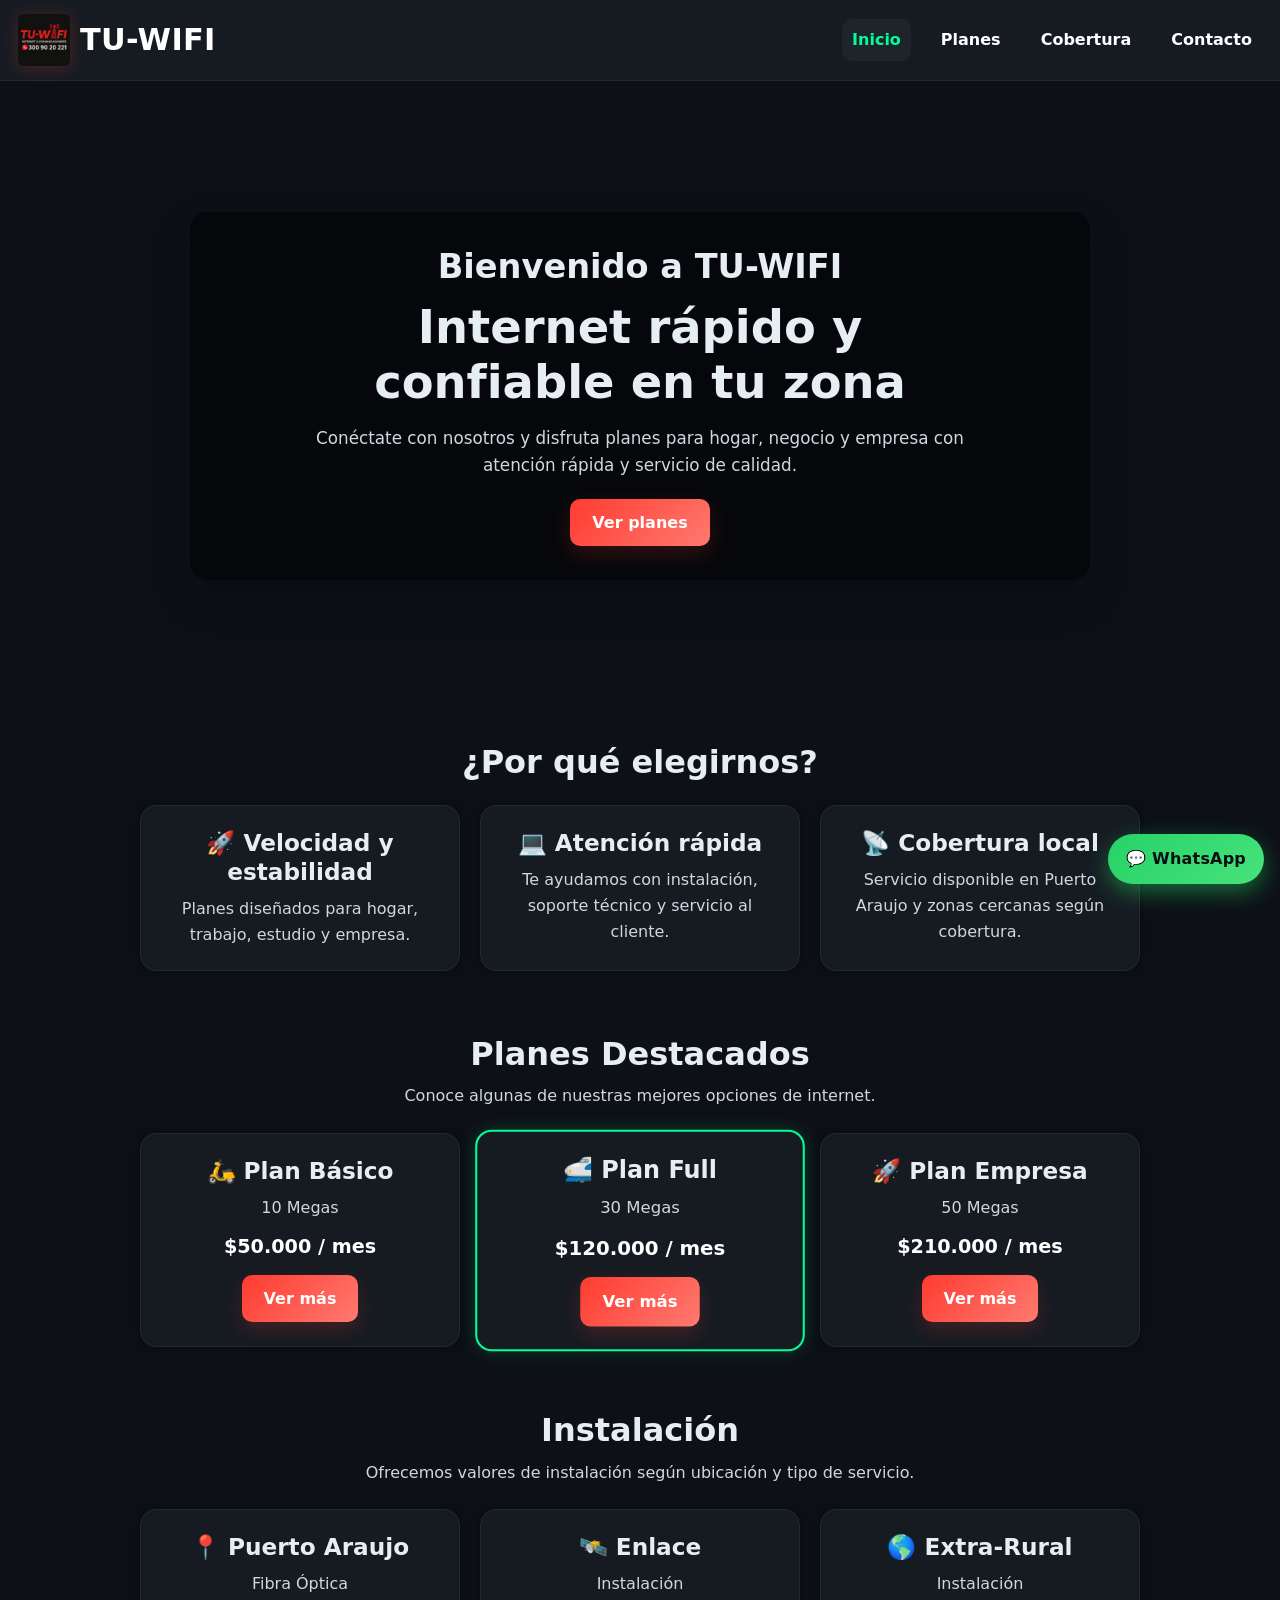
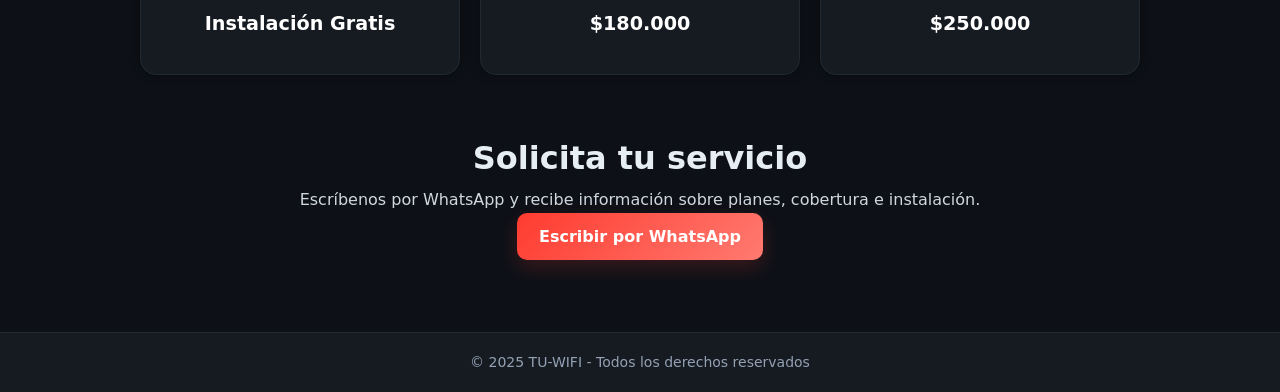
<file: index.html>
<!DOCTYPE html>
<html lang="es">
<head>
  <meta charset="UTF-8" />
  <meta name="viewport" content="width=device-width, initial-scale=1.0"/>
  <title>TU-WIFI - Internet rápido y confiable</title>
  <meta name="description" content="Internet rápido y confiable en tu zona. Conoce nuestros planes, cobertura, instalación y contáctanos por WhatsApp." />
  <meta name="keywords" content="internet, wifi, fibra óptica, internet hogar, internet empresa, Puerto Araujo, TU-WIFI">
  <meta name="author" content="TU-WIFI">

  <link rel="canonical" href="https://tu-wifi.co/">

  <!-- Open Graph -->
  <meta property="og:title" content="TU-WIFI - Internet rápido y confiable">
  <meta property="og:description" content="Conoce nuestros planes, cobertura e instalación. Atención rápida por WhatsApp.">
  <meta property="og:image" content="https://tu-wifi.co/imagen/tu-wife.png">
  <meta property="og:url" content="https://tu-wifi.co/">
  <meta property="og:type" content="website">
  <meta property="og:site_name" content="TU-WIFI">

  <link rel="stylesheet" href="css/styles.css" />
</head>
<body>

  <!-- HEADER / NAV -->
  <header>
    <div class="logo">
      <img src="imagen/tu-wife.png" alt="Logo de TU-WIFI" loading="lazy" />
      <span class="brand">TU-WIFI</span>
    </div>

    <nav class="navbar">
      <ul id="menu">
        <li><a href="index.html" class="active">Inicio</a></li>
        <li><a href="planes.html">Planes</a></li>
        <li><a href="cobertura.html">Cobertura</a></li>
        <li><a href="contacto.html">Contacto</a></li>
      </ul>

      <div class="menu-toggle" id="menu-toggle">&#9776;</div>
    </nav>
  </header>

  <!-- HERO -->
  <section class="hero">
    <div class="hero-text">
      <h1>Bienvenido a TU-WIFI</h1>
      <h2>Internet rápido y confiable en tu zona</h2>
      <p>
        Conéctate con nosotros y disfruta planes para hogar, negocio y empresa
        con atención rápida y servicio de calidad.
      </p>
      <a href="planes.html" class="btn-primary">Ver planes</a>
    </div>
  </section>

  <!-- BENEFICIOS -->
  <section class="beneficios">
    <h2>¿Por qué elegirnos?</h2>

    <div class="beneficios-grid">
      <div class="card">
        <h3>🚀 Velocidad y estabilidad</h3>
        <p>Planes diseñados para hogar, trabajo, estudio y empresa.</p>
      </div>

      <div class="card">
        <h3>💻 Atención rápida</h3>
        <p>Te ayudamos con instalación, soporte técnico y servicio al cliente.</p>
      </div>

      <div class="card">
        <h3>📡 Cobertura local</h3>
        <p>Servicio disponible en Puerto Araujo y zonas cercanas según cobertura.</p>
      </div>
    </div>
  </section>

  <!-- PLANES DESTACADOS -->
  <section class="beneficios">
    <h2>Planes Destacados</h2>
    <p>Conoce algunas de nuestras mejores opciones de internet.</p>

    <div class="beneficios-grid">
      <div class="card">
        <h3>🛵 Plan Básico</h3>
        <p>10 Megas</p>
        <strong>$50.000 / mes</strong>
        <a href="planes.html" class="btn-primary">Ver más</a>
      </div>

      <div class="card destacado">
        <h3>🚅 Plan Full</h3>
        <p>30 Megas</p>
        <strong>$120.000 / mes</strong>
        <a href="planes.html" class="btn-primary">Ver más</a>
      </div>

      <div class="card">
        <h3>🚀 Plan Empresa</h3>
        <p>50 Megas</p>
        <strong>$210.000 / mes</strong>
        <a href="planes.html" class="btn-primary">Ver más</a>
      </div>
    </div>
  </section>

  <!-- INSTALACIÓN -->
  <section class="beneficios">
    <h2>Instalación</h2>
    <p>Ofrecemos valores de instalación según ubicación y tipo de servicio.</p>

    <div class="beneficios-grid">
      <div class="card">
        <h3>📍 Puerto Araujo</h3>
        <p>Fibra Óptica</p>
        <strong>Instalación Gratis</strong>
      </div>

      <div class="card">
        <h3>🛰️ Enlace</h3>
        <p>Instalación</p>
        <strong>$180.000</strong>
      </div>

      <div class="card">
        <h3>🌎 Extra-Rural</h3>
        <p>Instalación</p>
        <strong>$250.000</strong>
      </div>
    </div>
  </section>

  <!-- CONTACTO RÁPIDO -->
  <section class="beneficios">
    <h2>Solicita tu servicio</h2>
    <p>Escríbenos por WhatsApp y recibe información sobre planes, cobertura e instalación.</p>

    <a 
      href="https://wa.me/573009020221?text=Hola,%20quiero%20informaci%C3%B3n%20sobre%20los%20planes%20de%20internet"
      target="_blank"
      rel="noopener noreferrer"
      class="btn-primary">
      Escribir por WhatsApp
    </a>
  </section>

  <!-- BOTÓN FLOTANTE -->
  <a
    href="https://wa.me/573009020221?text=Hola,%20quiero%20informaci%C3%B3n%20sobre%20los%20planes%20de%20internet"
    target="_blank"
    rel="noopener noreferrer"
    class="wapp-float"
    aria-label="Chatear por WhatsApp">
    💬 WhatsApp
  </a>

  <!-- FOOTER -->
  <footer>
    <p>&copy; 2025 TU-WIFI - Todos los derechos reservados</p>
  </footer>

  <script src="js/main.js"></script>
</body>
</html>
</file>
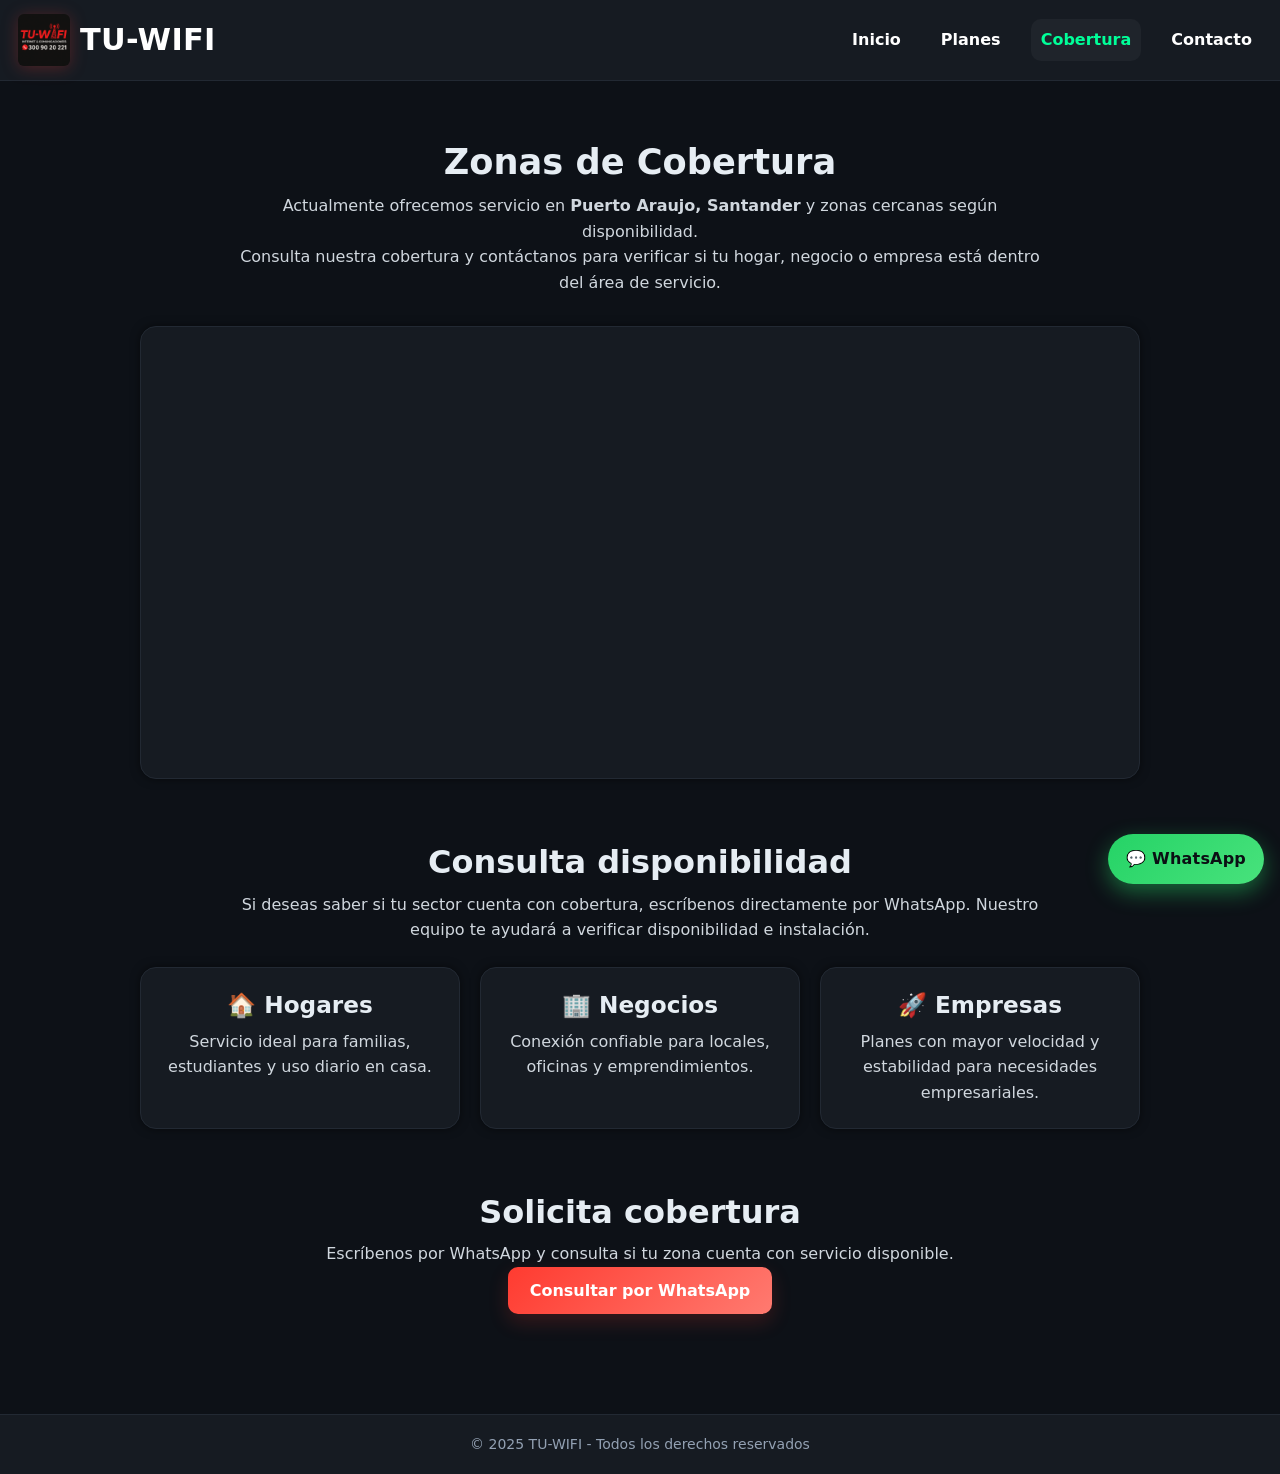
<file: cobertura.html>
<!DOCTYPE html>
<html lang="es">
<head>
  <meta charset="UTF-8">
  <meta name="viewport" content="width=device-width, initial-scale=1.0">
  <title>Cobertura - TU-WIFI</title>
  <meta name="description" content="Consulta la cobertura de TU-WIFI en Puerto Araujo, Santander y zonas cercanas. Contáctanos por WhatsApp para verificar disponibilidad en tu sector.">
  <meta name="keywords" content="cobertura internet, internet Puerto Araujo, wifi Santander, fibra óptica, TU-WIFI">
  <meta name="author" content="TU-WIFI">

  <link rel="canonical" href="https://tu-wifi.co/cobertura.html">

  <!-- Open Graph -->
  <meta property="og:title" content="Cobertura - TU-WIFI">
  <meta property="og:description" content="Consulta nuestra cobertura en Puerto Araujo, Santander y zonas cercanas.">
  <meta property="og:image" content="https://tu-wifi.co/imagen/tu-wife.png">
  <meta property="og:url" content="https://tu-wifi.co/cobertura.html">
  <meta property="og:type" content="website">
  <meta property="og:site_name" content="TU-WIFI">

  <link rel="stylesheet" href="css/styles.css">
</head>
<body>

  <!-- HEADER -->
  <header>
    <div class="logo">
      <img src="imagen/tu-wife.png" alt="Logo TU-WIFI" loading="lazy">
      <span class="brand">TU-WIFI</span>
    </div>

    <nav class="navbar">
      <ul id="menu">
        <li><a href="index.html">Inicio</a></li>
        <li><a href="planes.html">Planes</a></li>
        <li><a href="cobertura.html" class="active">Cobertura</a></li>
        <li><a href="contacto.html">Contacto</a></li>
      </ul>

      <div class="menu-toggle" id="menu-toggle">&#9776;</div>
    </nav>
  </header>

  <!-- COBERTURA -->
  <main>

    <section class="beneficios">
      <h1>Zonas de Cobertura</h1>
      <p>Actualmente ofrecemos servicio en <strong>Puerto Araujo, Santander</strong> y zonas cercanas según disponibilidad.</p>
      <p>Consulta nuestra cobertura y contáctanos para verificar si tu hogar, negocio o empresa está dentro del área de servicio.</p>

      <div class="card" style="max-width:1000px; margin:30px auto 0;">
        <iframe 
          src="https://www.google.com/maps/embed?pb=!1m18!1m12!1m3!1d3984.514085038263!2d-73.8477!3d6.6426!2m3!1f0!2f0!3f0!3m2!1i1024!2i768!4f13.1!3m3!1m2!1s0x8e4115d88b4f6c9b%3A0x9d2b4dc5c8a40!2sPuerto%20Araujo%2C%20Santander!5e0!3m2!1ses!2sco!4v1700000000000" 
          width="100%" 
          height="400" 
          style="border:0; border-radius:12px;" 
          allowfullscreen="" 
          loading="lazy" 
          referrerpolicy="no-referrer-when-downgrade">
        </iframe>
      </div>
    </section>

    <!-- INFORMACIÓN ADICIONAL -->
    <section class="beneficios">
      <h2>Consulta disponibilidad</h2>
      <p>Si deseas saber si tu sector cuenta con cobertura, escríbenos directamente por WhatsApp. Nuestro equipo te ayudará a verificar disponibilidad e instalación.</p>

      <div class="beneficios-grid">
        <div class="card">
          <h3>🏠 Hogares</h3>
          <p>Servicio ideal para familias, estudiantes y uso diario en casa.</p>
        </div>

        <div class="card">
          <h3>🏢 Negocios</h3>
          <p>Conexión confiable para locales, oficinas y emprendimientos.</p>
        </div>

        <div class="card">
          <h3>🚀 Empresas</h3>
          <p>Planes con mayor velocidad y estabilidad para necesidades empresariales.</p>
        </div>
      </div>
    </section>

    <!-- CONTACTO RÁPIDO -->
    <section class="beneficios">
      <h2>Solicita cobertura</h2>
      <p>Escríbenos por WhatsApp y consulta si tu zona cuenta con servicio disponible.</p>

      <a
        href="https://wa.me/573009020221?text=Hola,%20quiero%20consultar%20la%20cobertura%20de%20internet%20en%20mi%20sector"
        target="_blank"
        rel="noopener noreferrer"
        class="btn-primary">
        Consultar por WhatsApp
      </a>
    </section>

  </main>

  <!-- BOTÓN FLOTANTE -->
  <a
    href="https://wa.me/573009020221?text=Hola,%20quiero%20consultar%20la%20cobertura%20de%20internet%20en%20mi%20sector"
    target="_blank"
    rel="noopener noreferrer"
    class="wapp-float"
    aria-label="Chatear por WhatsApp">
    💬 WhatsApp
  </a>

  <!-- FOOTER -->
  <footer>
    <p>&copy; 2025 TU-WIFI - Todos los derechos reservados</p>
  </footer>

  <script src="js/main.js"></script>
</body>
</html>
</file>
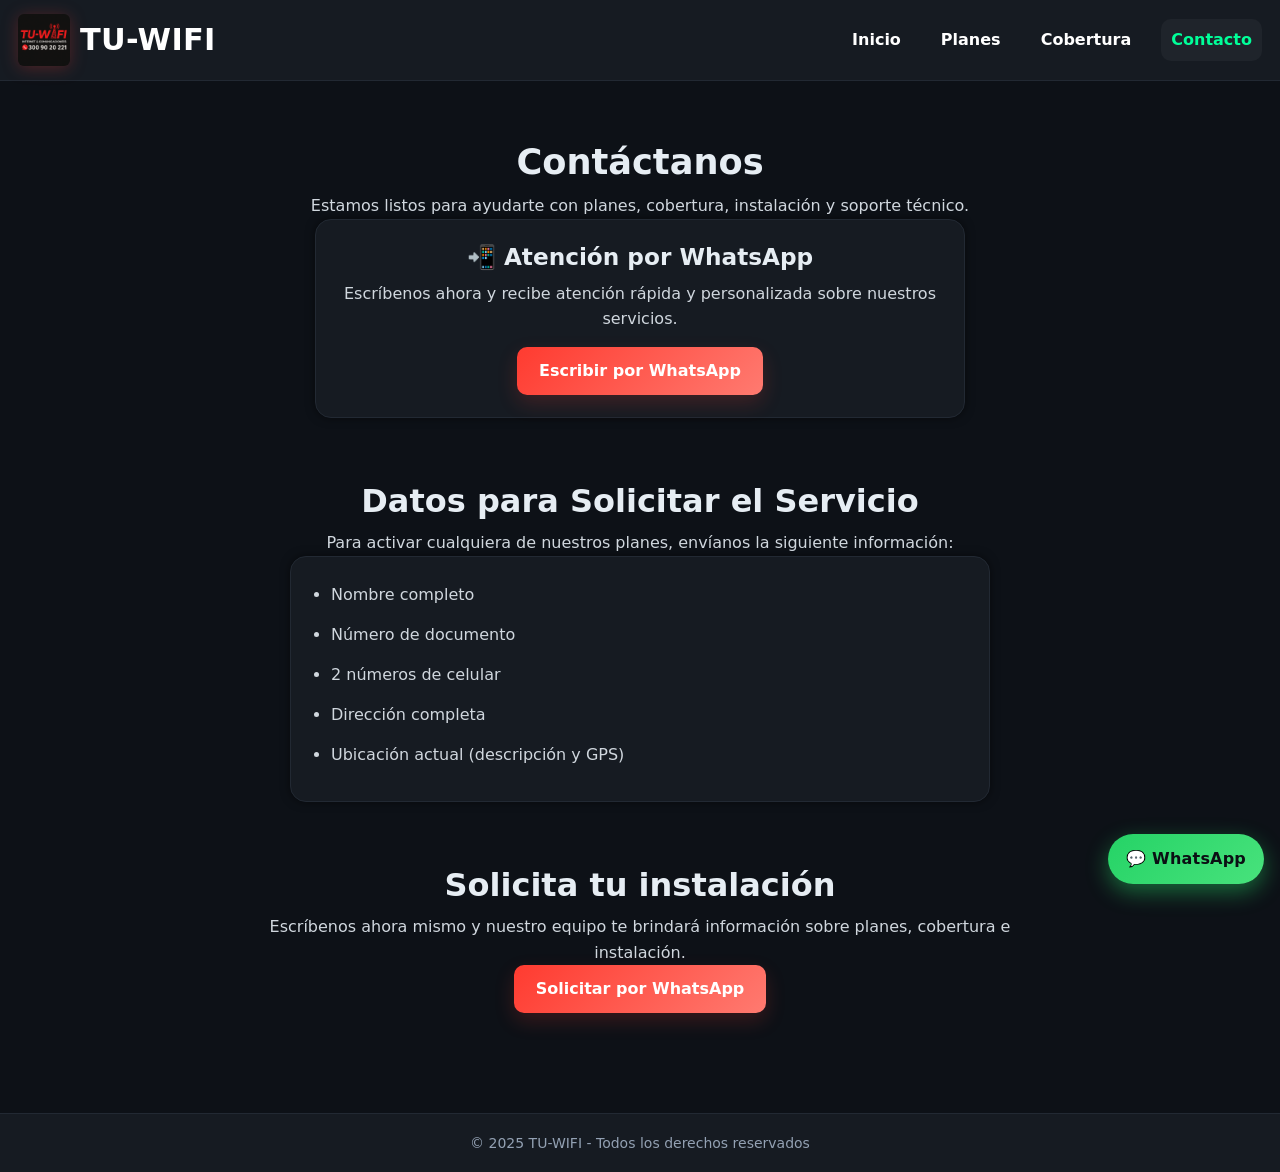
<file: contacto.html>
<!DOCTYPE html>
<html lang="es">
<head>
  <meta charset="UTF-8" />
  <meta name="viewport" content="width=device-width, initial-scale=1" />
  <title>Contacto - TU-WIFI</title>
  <meta name="description" content="Contáctanos por WhatsApp. Atención rápida y personalizada para planes de internet, cobertura, instalación y soporte técnico.">
  <meta name="keywords" content="contacto internet, whatsapp internet, TU-WIFI, internet Puerto Araujo, fibra óptica">
  <meta name="author" content="TU-WIFI">

  <link rel="canonical" href="https://tu-wifi.co/contacto.html">

  <!-- Open Graph -->
  <meta property="og:title" content="Contacto - TU-WIFI">
  <meta property="og:description" content="Contáctanos por WhatsApp y recibe atención rápida y personalizada.">
  <meta property="og:image" content="https://tu-wifi.co/imagen/tu-wife.png">
  <meta property="og:url" content="https://tu-wifi.co/contacto.html">
  <meta property="og:type" content="website">
  <meta property="og:site_name" content="TU-WIFI">

  <link rel="stylesheet" href="css/styles.css" />
</head>

<body>

  <!-- HEADER -->
  <header>
    <div class="logo">
      <img src="imagen/tu-wife.png" alt="Logo TU-WIFI" loading="lazy" />
      <span class="brand">TU-WIFI</span>
    </div>

    <nav class="navbar">
      <ul id="menu">
        <li><a href="index.html">Inicio</a></li>
        <li><a href="planes.html">Planes</a></li>
        <li><a href="cobertura.html">Cobertura</a></li>
        <li><a href="contacto.html" class="active">Contacto</a></li>
      </ul>

      <div class="menu-toggle" id="menu-toggle">&#9776;</div>
    </nav>
  </header>

  <!-- CONTACTO -->
  <main>

    <section class="beneficios">
      <h1>Contáctanos</h1>
      <p>Estamos listos para ayudarte con planes, cobertura, instalación y soporte técnico.</p>

      <div class="card" style="max-width:650px; margin:auto; text-align:center;">
        <h3>📲 Atención por WhatsApp</h3>

        <p>
          Escríbenos ahora y recibe atención rápida y personalizada sobre nuestros servicios.
        </p>

        <a 
          href="https://wa.me/573009020221?text=Hola,%20quiero%20informaci%C3%B3n%20sobre%20internet"
          target="_blank"
          rel="noopener noreferrer"
          class="btn-primary"
          style="margin-top:15px; display:inline-block;">
          Escribir por WhatsApp
        </a>
      </div>
    </section>

    <!-- REQUISITOS -->
    <section class="beneficios">
      <h2>Datos para Solicitar el Servicio</h2>
      <p>Para activar cualquiera de nuestros planes, envíanos la siguiente información:</p>

      <div class="card" style="max-width:700px; margin:auto; text-align:left;">
        <ul style="padding-left:20px; line-height:2;">
          <li>Nombre completo</li>
          <li>Número de documento</li>
          <li>2 números de celular</li>
          <li>Dirección completa</li>
          <li>Ubicación actual (descripción y GPS)</li>
        </ul>
      </div>
    </section>

    <!-- LLAMADO FINAL -->
    <section class="beneficios">
      <h2>Solicita tu instalación</h2>
      <p>Escríbenos ahora mismo y nuestro equipo te brindará información sobre planes, cobertura e instalación.</p>

      <a 
        href="https://wa.me/573009020221?text=Hola,%20quiero%20solicitar%20mi%20servicio%20de%20internet"
        target="_blank"
        rel="noopener noreferrer"
        class="btn-primary">
        Solicitar por WhatsApp
      </a>
    </section>

  </main>

  <!-- BOTÓN FLOTANTE -->
  <a 
    href="https://wa.me/573009020221?text=Hola,%20quiero%20informaci%C3%B3n%20sobre%20internet"
    target="_blank"
    rel="noopener noreferrer"
    class="wapp-float"
    aria-label="Chatear por WhatsApp">
    💬 WhatsApp
  </a>

  <!-- FOOTER -->
  <footer>
    <p>&copy; 2025 TU-WIFI - Todos los derechos reservados</p>
  </footer>

  <script src="js/main.js"></script>

</body>
</html>
</file>
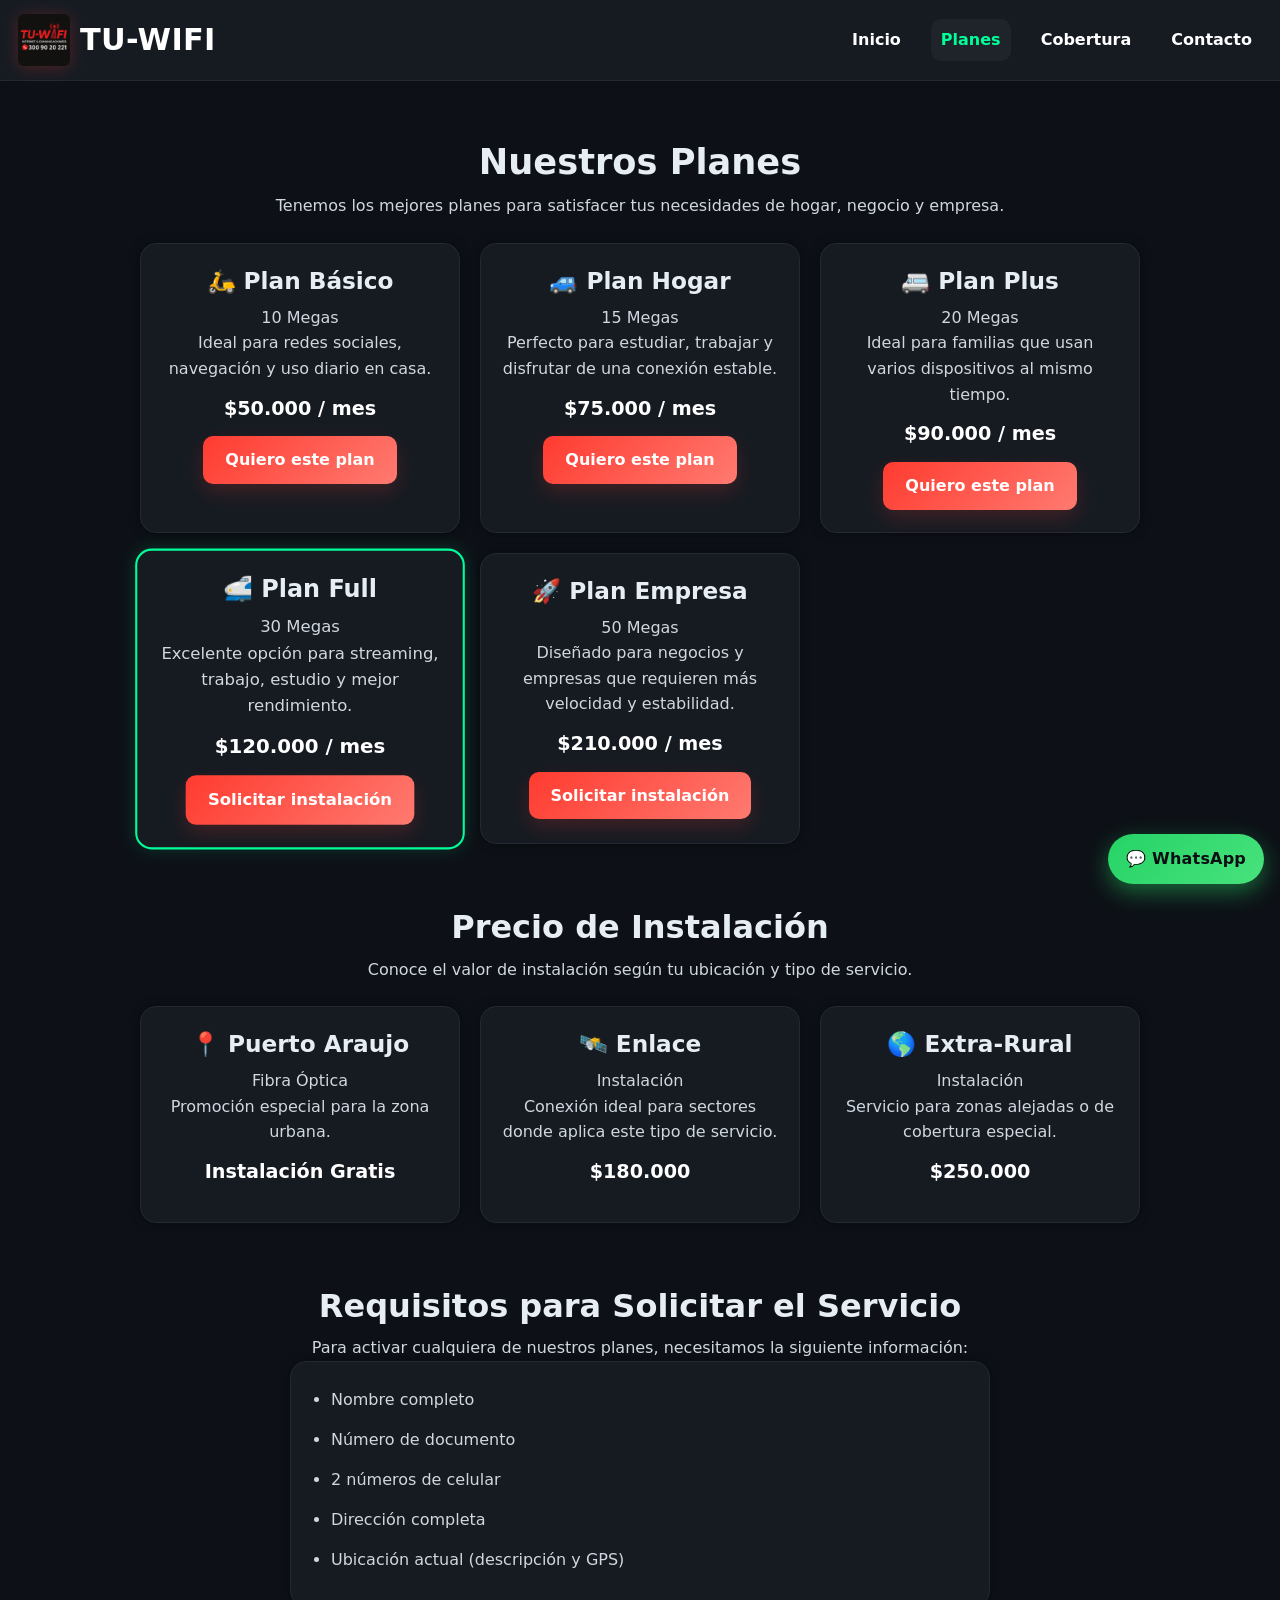
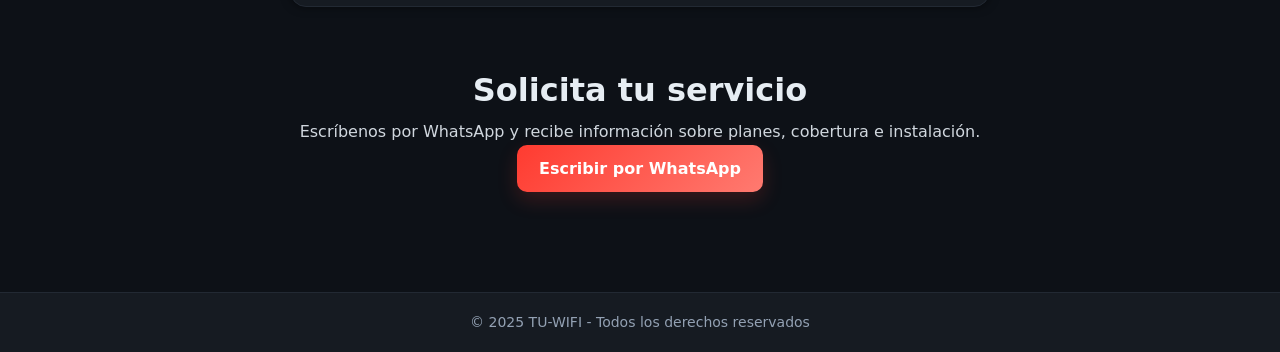
<file: planes.html>
<!DOCTYPE html>
<html lang="es">
<head>
  <meta charset="UTF-8">
  <meta name="viewport" content="width=device-width, initial-scale=1.0">
  <title>Planes de Internet - TU-WIFI</title>
  <meta name="description" content="Conoce nuestros planes de internet, precios e instalación. Servicio rápido, confiable y con atención por WhatsApp en tu zona.">
  <meta name="keywords" content="internet, wifi, fibra óptica, internet hogar, internet empresa, Puerto Araujo, TU-WIFI">
  <meta name="author" content="TU-WIFI">

  <link rel="canonical" href="https://tu-wifi.co/planes.html">

  <!-- Open Graph -->
  <meta property="og:title" content="Planes de Internet - TU-WIFI">
  <meta property="og:description" content="Internet rápido y confiable en tu zona. Conoce nuestros planes y solicita tu servicio por WhatsApp.">
  <meta property="og:image" content="https://tu-wifi.co/imagen/tu-wife.png">
  <meta property="og:url" content="https://tu-wifi.co/planes.html">
  <meta property="og:type" content="website">
  <meta property="og:site_name" content="TU-WIFI">

  <link rel="stylesheet" href="css/styles.css">
</head>

<body>

  <!-- HEADER -->
  <header>
    <div class="logo">
      <img src="imagen/tu-wife.png" alt="Logo TU-WIFI" loading="lazy">
      <span class="brand">TU-WIFI</span>
    </div>

    <nav class="navbar">
      <ul id="menu">
        <li><a href="index.html">Inicio</a></li>
        <li><a href="planes.html" class="active">Planes</a></li>
        <li><a href="cobertura.html">Cobertura</a></li>
        <li><a href="contacto.html">Contacto</a></li>
      </ul>

      <div class="menu-toggle" id="menu-toggle">&#9776;</div>
    </nav>
  </header>

  <!-- PLANES -->
  <main>

    <section class="beneficios">
      <h1>Nuestros Planes</h1>
      <p>Tenemos los mejores planes para satisfacer tus necesidades de hogar, negocio y empresa.</p>

      <div class="beneficios-grid">

        <div class="card">
          <h3>🛵 Plan Básico</h3>
          <p>10 Megas</p>
          <p>Ideal para redes sociales, navegación y uso diario en casa.</p>
          <strong>$50.000 / mes</strong>
          <a href="contacto.html" class="btn-primary">Quiero este plan</a>
        </div>

        <div class="card">
          <h3>🚙 Plan Hogar</h3>
          <p>15 Megas</p>
          <p>Perfecto para estudiar, trabajar y disfrutar de una conexión estable.</p>
          <strong>$75.000 / mes</strong>
          <a href="contacto.html" class="btn-primary">Quiero este plan</a>
        </div>

        <div class="card">
          <h3>🚐 Plan Plus</h3>
          <p>20 Megas</p>
          <p>Ideal para familias que usan varios dispositivos al mismo tiempo.</p>
          <strong>$90.000 / mes</strong>
          <a href="contacto.html" class="btn-primary">Quiero este plan</a>
        </div>

        <div class="card destacado">
          <h3>🚅 Plan Full</h3>
          <p>30 Megas</p>
          <p>Excelente opción para streaming, trabajo, estudio y mejor rendimiento.</p>
          <strong>$120.000 / mes</strong>
          <a href="contacto.html" class="btn-primary">Solicitar instalación</a>
        </div>

        <div class="card">
          <h3>🚀 Plan Empresa</h3>
          <p>50 Megas</p>
          <p>Diseñado para negocios y empresas que requieren más velocidad y estabilidad.</p>
          <strong>$210.000 / mes</strong>
          <a href="contacto.html" class="btn-primary">Solicitar instalación</a>
        </div>

      </div>
    </section>

    <!-- INSTALACIÓN -->
    <section class="beneficios">
      <h2>Precio de Instalación</h2>
      <p>Conoce el valor de instalación según tu ubicación y tipo de servicio.</p>

      <div class="beneficios-grid">

        <div class="card">
          <h3>📍 Puerto Araujo</h3>
          <p>Fibra Óptica</p>
          <p>Promoción especial para la zona urbana.</p>
          <strong>Instalación Gratis</strong>
        </div>

        <div class="card">
          <h3>🛰️ Enlace</h3>
          <p>Instalación</p>
          <p>Conexión ideal para sectores donde aplica este tipo de servicio.</p>
          <strong>$180.000</strong>
        </div>

        <div class="card">
          <h3>🌎 Extra-Rural</h3>
          <p>Instalación</p>
          <p>Servicio para zonas alejadas o de cobertura especial.</p>
          <strong>$250.000</strong>
        </div>

      </div>
    </section>

    <!-- REQUISITOS -->
    <section class="beneficios">
      <h2>Requisitos para Solicitar el Servicio</h2>
      <p>Para activar cualquiera de nuestros planes, necesitamos la siguiente información:</p>

      <div class="card" style="max-width:700px; margin:auto; text-align:left;">
        <ul style="padding-left:20px; line-height:2;">
          <li>Nombre completo</li>
          <li>Número de documento</li>
          <li>2 números de celular</li>
          <li>Dirección completa</li>
          <li>Ubicación actual (descripción y GPS)</li>
        </ul>
      </div>
    </section>

    <!-- CONTACTO RÁPIDO -->
    <section class="beneficios">
      <h2>Solicita tu servicio</h2>
      <p>Escríbenos por WhatsApp y recibe información sobre planes, cobertura e instalación.</p>

      <a
        href="https://wa.me/573009020221?text=Hola,%20quiero%20informaci%C3%B3n%20sobre%20los%20planes%20de%20internet"
        target="_blank"
        rel="noopener noreferrer"
        class="btn-primary">
        Escribir por WhatsApp
      </a>
    </section>

  </main>

  <!-- BOTÓN FLOTANTE -->
  <a
    href="https://wa.me/573009020221?text=Hola,%20quiero%20informaci%C3%B3n%20sobre%20los%20planes%20de%20internet"
    target="_blank"
    rel="noopener noreferrer"
    class="wapp-float"
    aria-label="Chatear por WhatsApp">
    💬 WhatsApp
  </a>

  <!-- FOOTER -->
  <footer>
    <p>&copy; 2025 TU-WIFI - Todos los derechos reservados</p>
  </footer>

  <script src="js/main.js"></script>

</body>
</html>
</file>
<file: css/styles.css>
/* =========================
   🎨 RESET Y BASE
   ========================= */
*{
  margin:0;
  padding:0;
  box-sizing:border-box;
}

:root{
  --bg:#0d1117;
  --bg-2:#161b22;
  --text:#e6edf3;
  --muted:#93a1b3;
  --line:#222933;
  --primary:#ff3b30;
  --primary-2:#ff7a70;
  --success:#25D366;
  --success-dark:#128c4a;
}

html{
  scroll-behavior:smooth;
}

html,
body{
  height:100%;
}

body{
  font-family:Inter, system-ui, -apple-system, Segoe UI, Roboto, Ubuntu, Cantarell, "Helvetica Neue", Arial, "Noto Sans", sans-serif;
  background:var(--bg);
  color:var(--text);
  line-height:1.6;
}

img{
  max-width:100%;
  height:auto;
  display:block;
}

a{
  transition:all .2s ease;
}

/* =========================
   HEADER / NAV
   ========================= */
header{
  background:var(--bg-2);
  color:#fff;
  display:flex;
  justify-content:space-between;
  align-items:center;
  padding:14px 18px;
  position:sticky;
  top:0;
  z-index:1000;
  border-bottom:1px solid var(--line);
  gap:16px;
}

.logo{
  display:flex;
  align-items:center;
  gap:10px;
  min-width:0;
}

.logo img{
  height:52px;
  width:auto;
  filter:drop-shadow(0 2px 8px rgba(255,59,48,.25));
  border-radius:6px;
}

.logo h1{
  font-size:1.2rem;
  margin:0;
  letter-spacing:.3px;
}

.brand{
  font-size:1.9rem;
  font-weight:800;
  letter-spacing:.3px;
  color:#fff;
  white-space:nowrap;
}

.navbar{
  display:flex;
  align-items:center;
  gap:12px;
}

.navbar ul{
  display:flex;
  list-style:none;
  gap:20px;
  margin:0;
  padding:0;
  align-items:center;
}

.navbar a{
  color:#fff;
  text-decoration:none;
  font-weight:600;
  padding:8px 10px;
  border-radius:10px;
  display:inline-block;
}

.navbar a:hover,
.navbar a.active{
  color:#00ff99;
  background:rgba(255,255,255,.04);
}

.navbar .btn{
  padding:8px 15px;
  background:#00ff99;
  color:#000 !important;
  border-radius:8px;
  font-weight:800;
  text-decoration:none;
}

.navbar .btn:hover{
  transform:translateY(-1px);
}

.menu-toggle{
  display:none;
  font-size:2rem;
  cursor:pointer;
  color:#fff;
  user-select:none;
  background:transparent;
  border:0;
  line-height:1;
}

/* =========================
   HERO
   ========================= */
.hero{
  min-height:70vh;
  display:flex;
  justify-content:center;
  align-items:center;
  text-align:center;
  padding:40px 16px;
}

.hero-text{
  background:rgba(0,0,0,.55);
  padding:34px 28px;
  border-radius:18px;
  backdrop-filter:blur(2px);
  max-width:900px;
  width:100%;
  box-shadow:0 18px 40px rgba(0,0,0,.28);
}

.hero h1{
  font-size:2.1rem;
  line-height:1.25;
  margin-bottom:12px;
}

.hero h2{
  font-size:2.9rem;
  line-height:1.2;
  margin-bottom:14px;
  text-wrap:balance;
}

.hero p{
  margin-bottom:20px;
  color:#d0d7de;
  font-size:1.05rem;
  max-width:700px;
  margin-inline:auto;
}

/* =========================
   BOTONES
   ========================= */
.btn-primary{
  padding:11px 22px;
  background:linear-gradient(135deg, var(--primary), var(--primary-2));
  color:#fff;
  border-radius:10px;
  text-decoration:none;
  font-weight:800;
  border:none;
  cursor:pointer;
  display:inline-block;
  box-shadow:0 8px 20px rgba(255,59,48,.18);
}

.btn-primary:hover{
  filter:brightness(1.05);
  box-shadow:0 0 18px rgba(255,59,48,.35);
  transform:translateY(-2px);
}

.btn-outline{
  border:1px solid var(--primary);
  color:#fff;
  padding:.6rem .9rem;
  border-radius:10px;
  text-decoration:none;
  display:inline-block;
}

.btn-outline:hover{
  background:rgba(255,59,48,.08);
}

/* =========================
   CONTENIDO GENERAL
   ========================= */
main{
  padding:28px 16px;
}

section{
  width:100%;
}

.beneficios{
  padding:32px 16px;
  text-align:center;
}

.beneficios h1,
.beneficios h2{
  margin-top:0;
  margin-bottom:10px;
  line-height:1.2;
}

.beneficios h1{
  font-size:2.2rem;
}

.beneficios h2{
  font-size:2rem;
}

.beneficios p{
  color:#d0d7de;
  max-width:820px;
  margin-inline:auto;
}

.beneficios-grid{
  display:grid;
  grid-template-columns:repeat(auto-fit, minmax(260px, 320px));
  gap:20px;
  margin-top:24px;
  justify-content:center;
}

.card{
  background:var(--bg-2);
  padding:22px 20px;
  border-radius:16px;
  box-shadow:0 0 10px rgba(0,0,0,.5);
  border:1px solid var(--line);
  transition:transform .2s, box-shadow .2s, border-color .2s;
}

.card:hover{
  transform:translateY(-4px);
  box-shadow:0 12px 30px rgba(0,0,0,.35);
  border-color:#2c3643;
}

.card h3{
  margin-bottom:10px;
  font-size:1.45rem;
  line-height:1.25;
}

.card p{
  max-width:none;
}

.card strong{
  display:block;
  margin:12px 0;
  font-size:1.2rem;
  color:#fff;
}

.destacado{
  border:2px solid #00ff99;
  box-shadow:0 0 18px rgba(0,255,153,.15);
  transform:scale(1.03);
}

/* =========================
   FORMULARIO DE CONTACTO
   ========================= */
.card.form-card{
  max-width:520px;
  margin:0 auto;
}

.field{
  display:flex;
  flex-direction:column;
  gap:.35rem;
  margin-bottom:.9rem;
}

label{
  color:#cbd5e1;
  text-align:left;
  font-size:14px;
}

input,
textarea{
  padding:12px;
  border:1px solid #2a3342;
  border-radius:8px;
  background:#0f151d;
  color:#fff;
  font-size:14px;
}

input:focus,
textarea:focus{
  outline:2px solid rgba(255,59,48,.35);
  border-color:rgba(255,59,48,.55);
}

textarea{
  resize:none;
  min-height:100px;
}

.alt-links{
  margin-top:12px;
  display:flex;
  gap:12px;
  flex-wrap:wrap;
}

/* =========================
   LISTAS
   ========================= */
.card ul{
  padding-left:20px;
}

.card li{
  margin-bottom:8px;
  color:#d0d7de;
}

/* =========================
   MAPAS / IFRAMES
   ========================= */
iframe{
  width:100%;
  max-width:100%;
  border:0;
}

/* =========================
   BOTÓN WHATSAPP FLOTANTE
   ========================= */
.wapp-float{
  position:fixed;
  right:16px;
  bottom:16px;
  background:linear-gradient(135deg, var(--success), #48e27c);
  color:#0b0f14;
  padding:12px 18px;
  border-radius:999px;
  box-shadow:0 8px 22px rgba(37,211,102,.45);
  font-weight:800;
  text-decoration:none;
  z-index:999;
  letter-spacing:.2px;
  transition:transform .2s, box-shadow .2s;
}

.wapp-float:hover{
  transform:translateY(-2px);
  box-shadow:0 10px 26px rgba(37,211,102,.5);
  background:linear-gradient(135deg, #29db68, #5df28b);
}

/* =========================
   FOOTER
   ========================= */
footer{
  background:var(--bg-2);
  text-align:center;
  padding:18px;
  margin-top:40px;
  font-size:14px;
  color:var(--muted);
  border-top:1px solid var(--line);
}

/* =========================
   UTILIDADES
   ========================= */
.text-left{
  text-align:left;
}

.text-center{
  text-align:center;
}

.mx-auto{
  margin-left:auto;
  margin-right:auto;
}

/* =========================
   RESPONSIVE
   ========================= */
@media (max-width:768px){
  header{
    padding:12px 14px;
  }

  .logo{
    gap:8px;
  }

  .logo img{
    height:44px;
  }

  .brand{
    font-size:1.05rem;
  }

  .menu-toggle{
    display:block;
  }

  .navbar ul{
    display:none;
    flex-direction:column;
    align-items:stretch;
    background:#0d131a;
    position:absolute;
    top:72px;
    right:12px;
    width:230px;
    padding:14px;
    border-radius:12px;
    border:1px solid var(--line);
    box-shadow:0 10px 24px rgba(0,0,0,.35);
    z-index:1000;
    gap:8px;
  }

  .navbar ul.open{
    display:flex;
  }

  .navbar a{
    width:100%;
    text-align:left;
  }

  .hero{
    min-height:auto;
    padding:24px 12px;
  }

  .hero-text{
    padding:22px 16px;
    border-radius:14px;
  }

  .hero h1{
    font-size:1.45rem;
    line-height:1.3;
    margin-bottom:10px;
  }

  .hero h2{
    font-size:1.95rem;
    line-height:1.25;
    margin-bottom:12px;
  }

  .hero p{
    font-size:1rem;
    line-height:1.5;
    margin-bottom:18px;
  }

  .btn-primary{
    width:100%;
    max-width:230px;
  }

  .beneficios{
    padding:28px 12px;
  }

  .beneficios h1{
    font-size:1.95rem;
  }

  .beneficios h2{
    font-size:1.8rem;
  }

  .beneficios-grid{
    grid-template-columns:1fr;
    gap:18px;
  }

  .card{
    width:100%;
    max-width:100%;
    padding:20px 16px;
  }

  .card h3{
    font-size:1.35rem;
  }

  .destacado{
    transform:none;
  }

  .wapp-float{
    right:12px;
    bottom:12px;
    padding:11px 16px;
    font-size:.95rem;
  }
}

@media (max-width:480px){
  .logo img{
    height:40px;
  }

  .brand{
    font-size:1rem;
  }

  .hero h1{
    font-size:1.3rem;
  }

  .hero h2{
    font-size:1.7rem;
  }

  .hero p{
    font-size:.96rem;
  }

  .beneficios h1{
    font-size:1.7rem;
  }

  .beneficios h2{
    font-size:1.55rem;
  }

  .card h3{
    font-size:1.25rem;
  }

  .wapp-float{
    font-size:.9rem;
    padding:10px 14px;
  }
}
</file>
